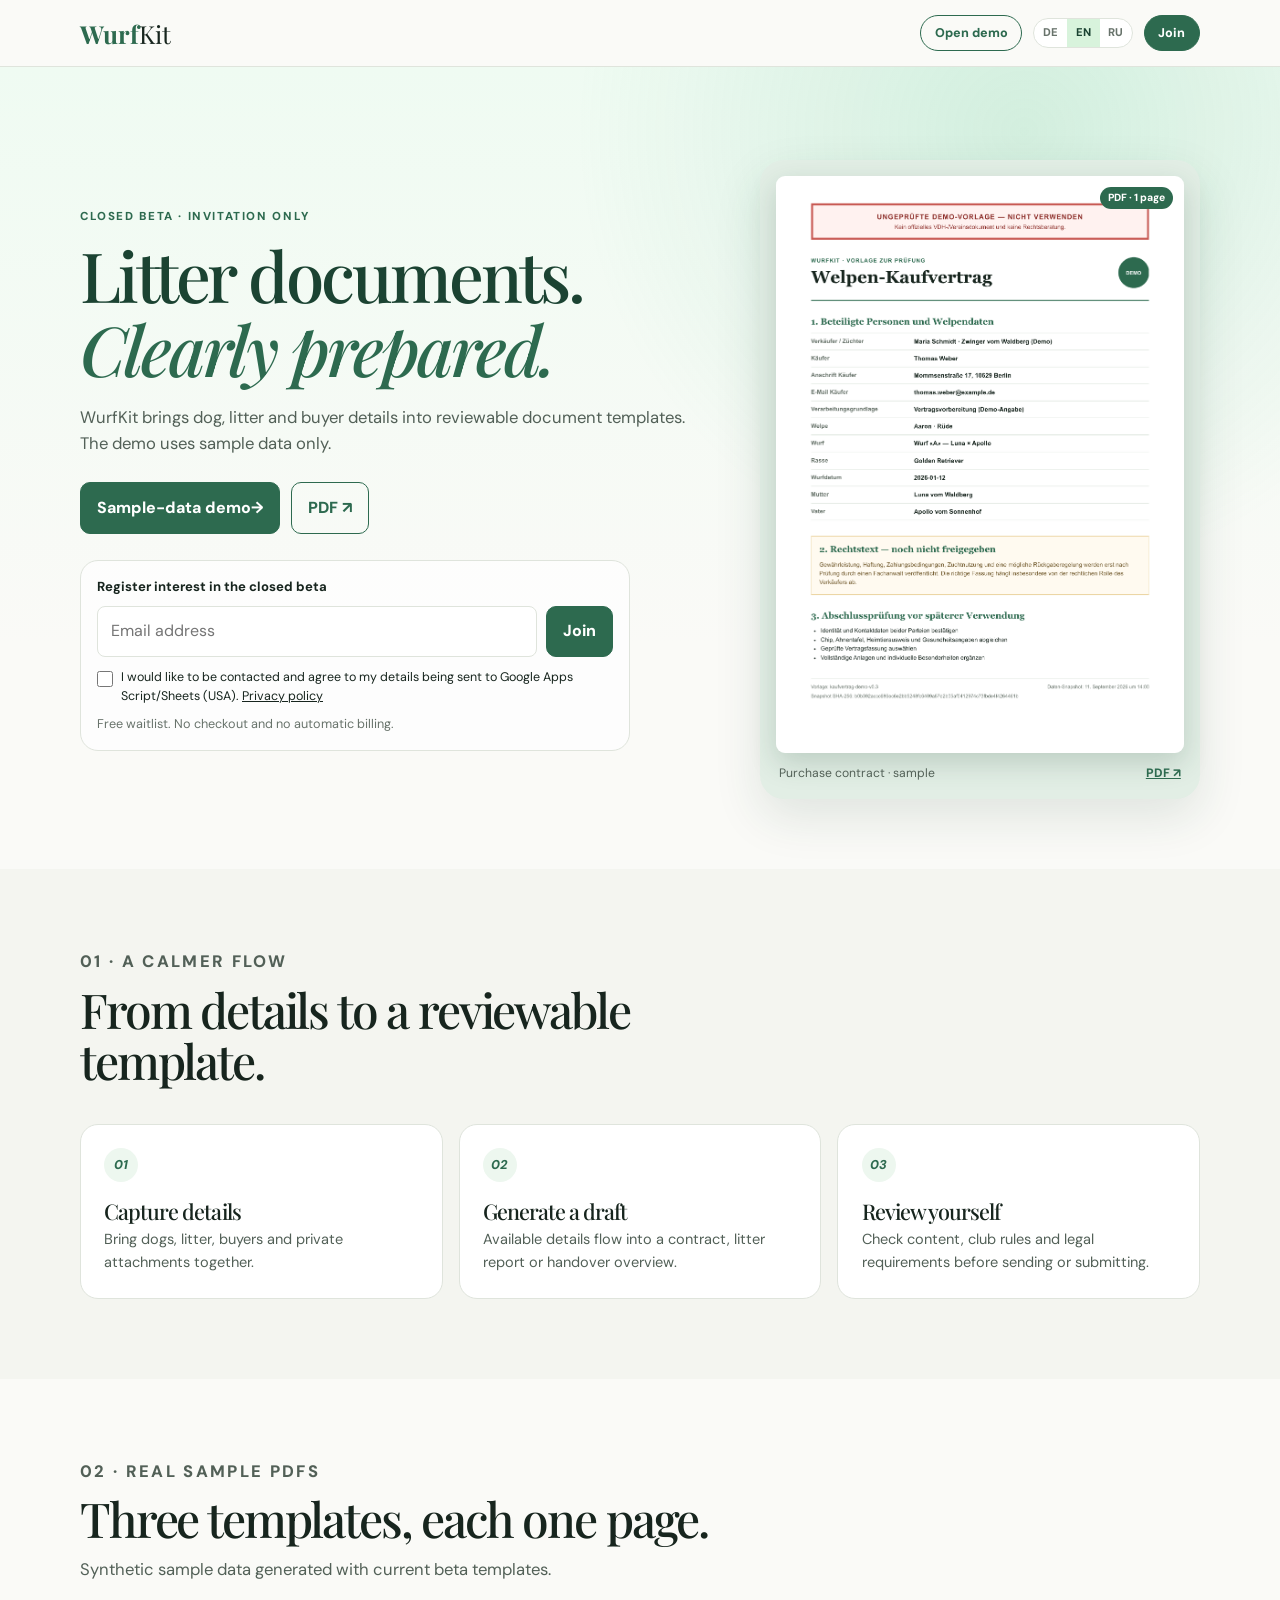
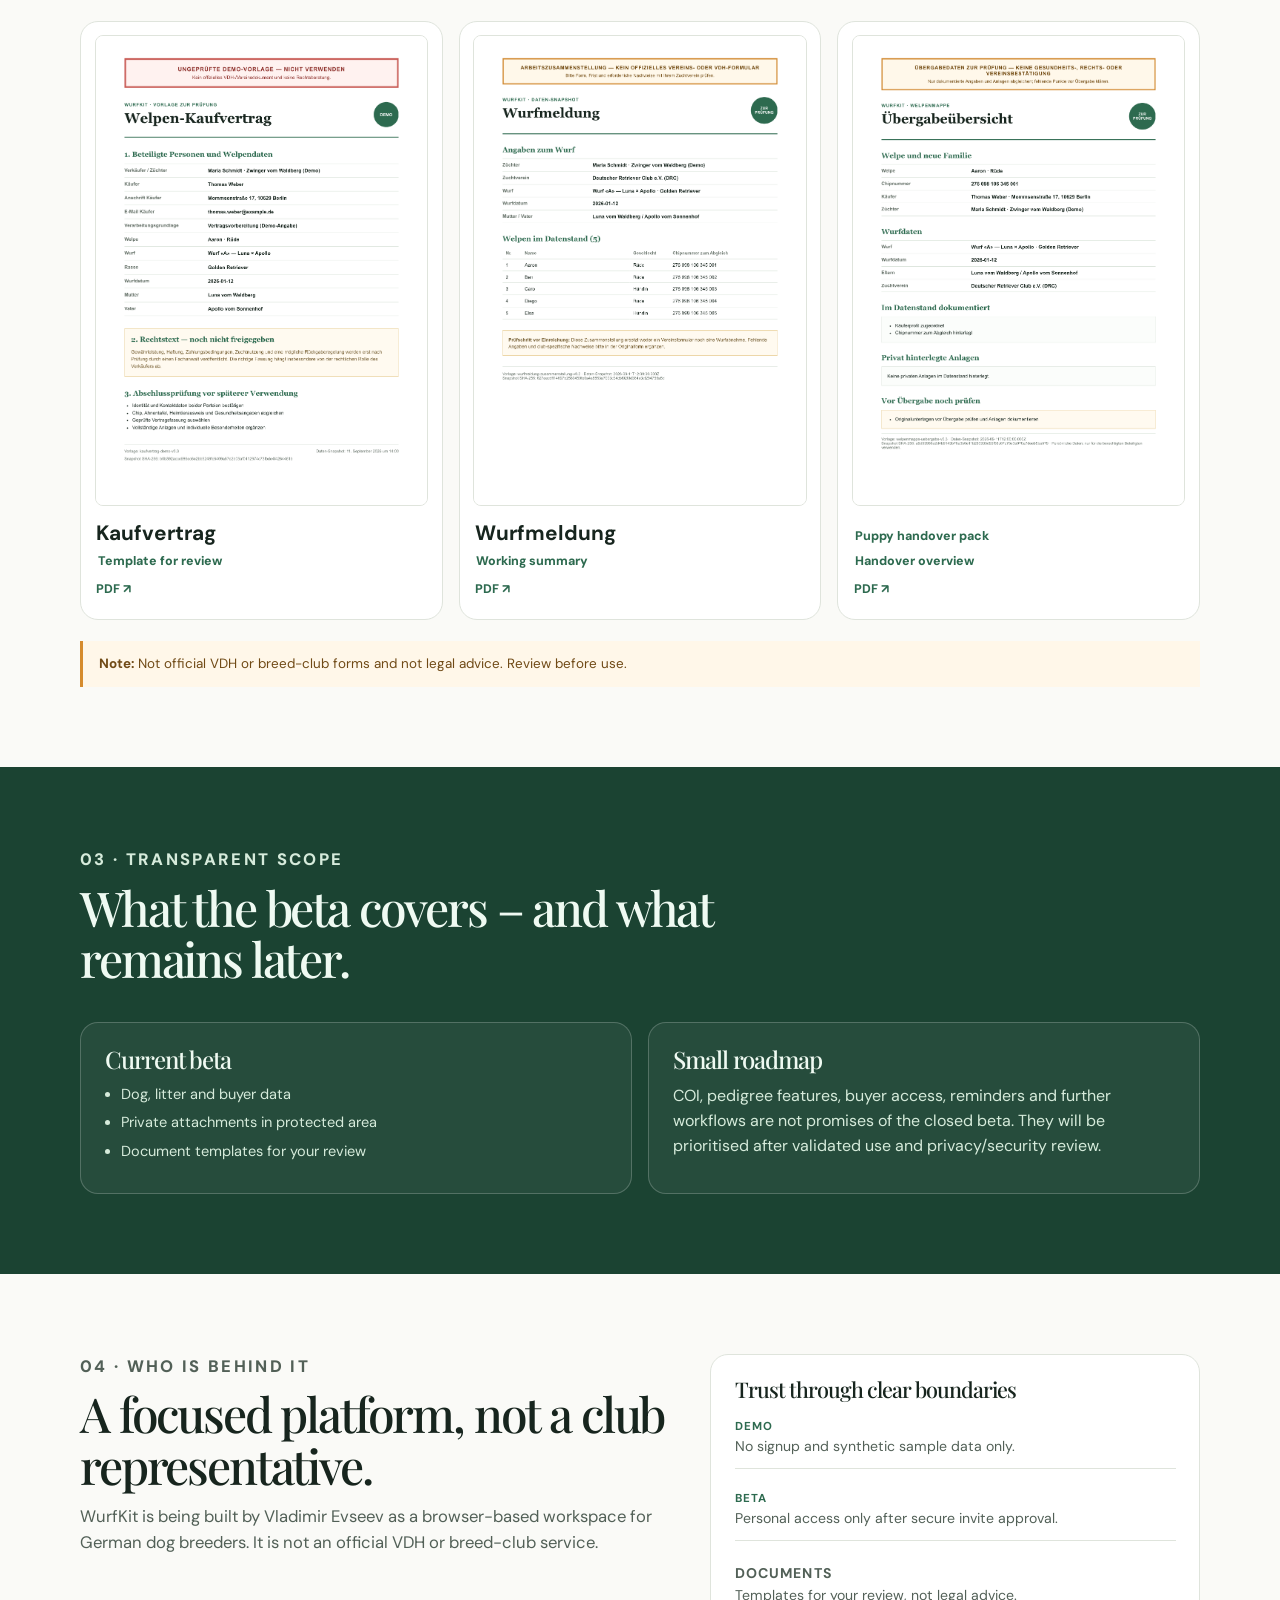
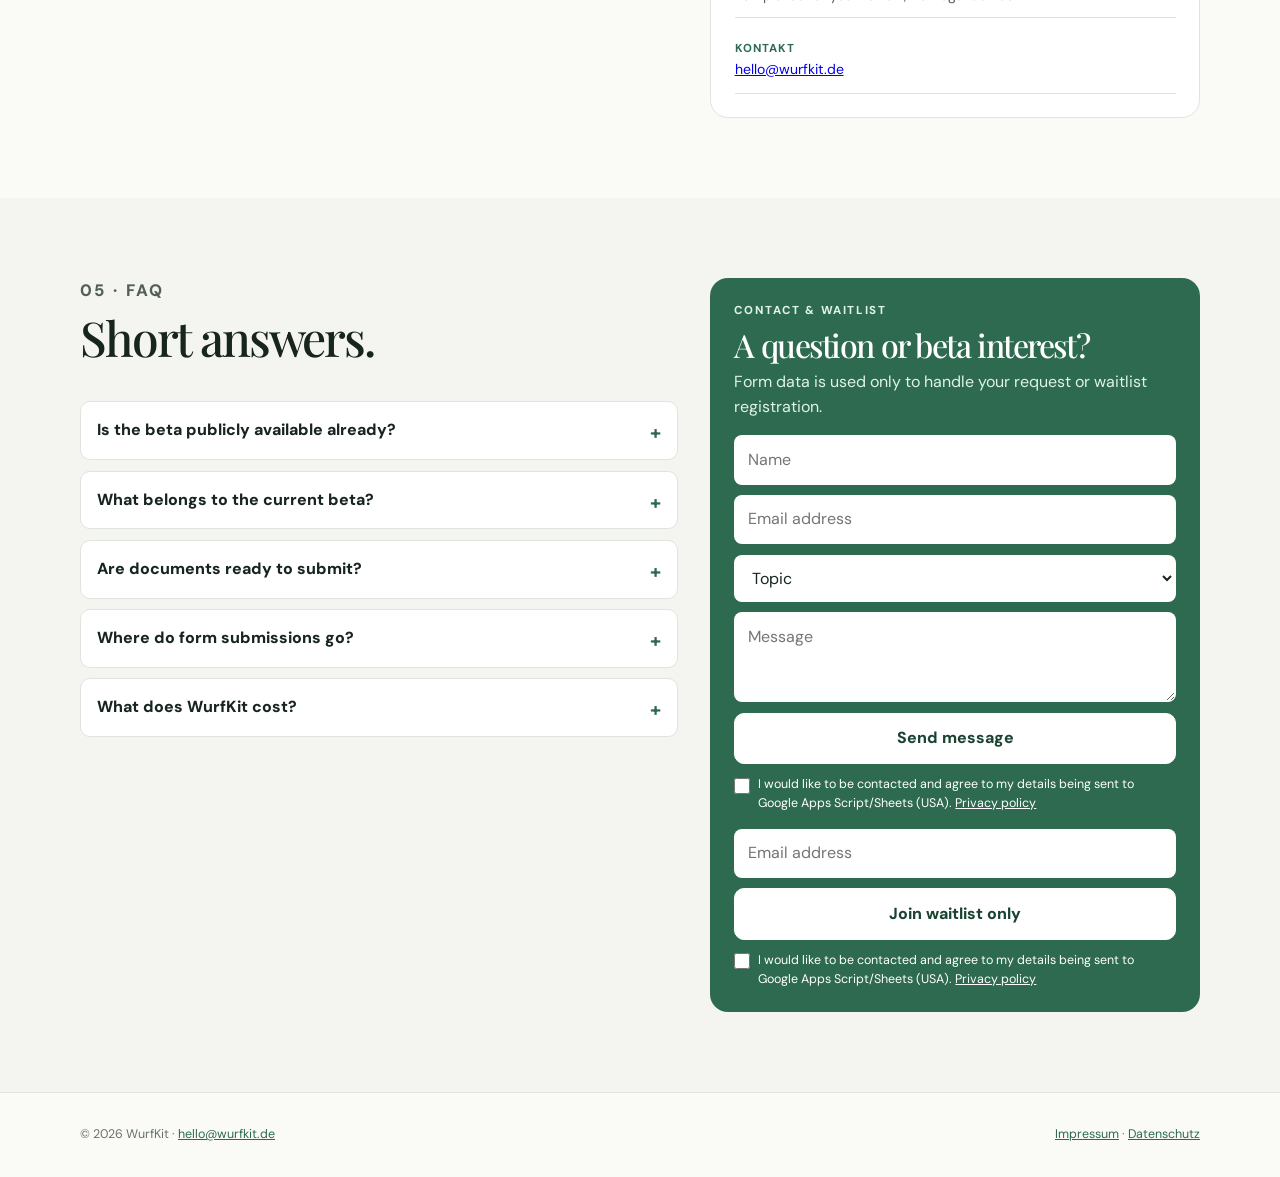
<file: index.html>
<!doctype html>
<html lang="de">
  <head>
    <meta charset="utf-8" />
    <meta name="viewport" content="width=device-width,initial-scale=1" />
    <meta
      http-equiv="Content-Security-Policy"
      content="default-src 'self';script-src 'self' 'unsafe-inline';style-src 'self' 'unsafe-inline';font-src 'self';img-src 'self' data:;connect-src 'self' https://script.google.com https://script.googleusercontent.com;object-src 'none';base-uri 'self';form-action 'self'"
    />
    <meta name="referrer" content="strict-origin-when-cross-origin" />
    <link rel="alternate" hreflang="de" href="https://wurfkit.de/" />
    <link rel="alternate" hreflang="en" href="https://wurfkit.de/" />
    <link rel="alternate" hreflang="ru" href="https://wurfkit.de/" />
    <link rel="alternate" hreflang="x-default" href="https://wurfkit.de/" />
    <title>WurfKit – Dokumentvorlagen für die geschlossene Beta</title>
    <meta
      name="description"
      content="Interaktive Demo, PDF-Beispiele und geschlossene Beta für VDH-Hundezüchter."
    />
    <link rel="canonical" href="https://wurfkit.de/" />
    <meta property="og:type" content="website" />
    <meta property="og:locale" content="de_DE" />
    <meta property="og:locale:alternate" content="en_US" />
    <meta property="og:locale:alternate" content="ru_RU" />
    <meta property="og:url" content="https://wurfkit.de/" />
    <meta
      property="og:title"
      content="WurfKit – Dokumentvorlagen für die geschlossene Beta"
    />
    <meta
      property="og:description"
      content="Interaktive Demo und einseitige PDF-Beispiele für VDH-Hundezüchter."
    />
    <meta property="og:image" content="https://wurfkit.de/assets/og.jpg" />
    <meta property="og:image:secure_url" content="https://wurfkit.de/assets/og.jpg" />
    <meta property="og:image:type" content="image/jpeg" />
    <meta property="og:image:width" content="1200" />
    <meta property="og:image:height" content="630" />
    <meta property="og:image:alt" content="WurfKit – Online-Plattform für VDH-Hundezüchter" />
    <meta name="twitter:card" content="summary_large_image" />
    <meta
      name="twitter:title"
      content="WurfKit – Dokumentvorlagen für die geschlossene Beta"
    />
    <meta
      name="twitter:description"
      content="Interaktive Demo und PDF-Beispiele für VDH-Hundezüchter."
    />
    <meta name="twitter:image" content="https://wurfkit.de/assets/og.jpg" />
    <meta name="theme-color" content="#FAFAF7" />
    <link rel="stylesheet" href="fonts/fonts.css" />
    <script type="application/ld+json">
      {
        "@context": "https://schema.org",
        "@type": "WebApplication",
        "name": "WurfKit",
        "applicationCategory": "BusinessApplication",
        "operatingSystem": "Web Browser",
        "description": "Interaktive Vorschau mit Beispieldaten für eine invite-only vorbereitete Plattform für VDH-Hundezüchter. Dokumente sind Vorlagen zur Prüfung.",
        "url": "https://wurfkit.de/",
        "inLanguage": ["de", "en", "ru"],
        "author": {
          "@type": "Organization",
          "name": "WurfKit",
          "email": "hello@wurfkit.de"
        }
      }
    </script>
    <style>
      :root {
        --a: #2d6a4f;
        --al: #52b788;
        --ad: #1b4332;
        --bg: #fafaf7;
        --s: #fff;
        --s2: #f4f5f0;
        --b: #dfe4dc;
        --t: #17251e;
        --t2: #526057;
        --t3: #68736b;
        --g: #edf7ef;
        --amber: #fff7e9;
        --r: 18px;
        --shadow: 0 18px 48px #1b43321e;
      }
      * {
        box-sizing: border-box;
        margin: 0;
      }
      html {
        scroll-behavior: smooth;
      }
      body {
        background: var(--bg);
        color: var(--t);
        font-family: "DM Sans", sans-serif;
        line-height: 1.55;
      }
      img {
        display: block;
        max-width: 100%;
        height: auto;
      }
      button,
      input,
      select,
      textarea {
        font: inherit;
      }
      a:focus-visible,
      button:focus-visible,
      input:focus-visible,
      select:focus-visible,
      textarea:focus-visible,
      summary:focus-visible {
        outline: 3px solid var(--al);
        outline-offset: 3px;
      }
      .wrap {
        width: min(1120px, calc(100% - 3rem));
        margin: auto;
      }
      .de,
      .en,
      .ru,
      .di,
      .ei,
      .ri {
        display: none;
      }
      body.l-de .de,
      body.l-en .en,
      body.l-ru .ru {
        display: block;
      }
      body.l-de .di,
      body.l-en .ei,
      body.l-ru .ri {
        display: inline;
      }
      .ey {
        color: var(--a);
        font-size: 0.72rem;
        font-weight: 800;
        letter-spacing: 0.14em;
        text-transform: uppercase;
      }
      .skip {
        position: absolute;
        top: -5rem;
        left: 1rem;
        background: var(--ad);
        color: #fff;
        padding: 0.6rem;
        z-index: 500;
      }
      .skip:focus {
        top: 1rem;
      }
      nav {
        position: sticky;
        top: 0;
        z-index: 100;
        background: #fafaf7ed;
        border-bottom: 1px solid var(--b);
        backdrop-filter: blur(16px);
      }
      .nav {
        height: 66px;
        display: flex;
        justify-content: space-between;
        align-items: center;
        gap: 1rem;
      }
      .logo {
        font:
          1.55rem "Playfair Display",
          Georgia,
          serif;
        text-decoration: none;
        color: var(--t);
      }
      .logo b {
        color: var(--a);
      }
      .right,
      .langs {
        display: flex;
        align-items: center;
        gap: 0.65rem;
      }
      .langs {
        gap: 0;
        border: 1px solid var(--b);
        border-radius: 99px;
        overflow: hidden;
        background: #fff;
      }
      .lang {
        border: 0;
        background: transparent;
        color: var(--t3);
        padding: 0.35rem 0.56rem;
        font-size: 0.7rem;
        font-weight: 800;
        cursor: pointer;
      }
      .lang.active {
        background: #d8f3dc;
        color: var(--ad);
      }
      .pill,
      .button {
        display: inline-flex;
        justify-content: center;
        align-items: center;
        border: 1px solid var(--a);
        border-radius: 10px;
        padding: 0.77rem 1rem;
        background: var(--a);
        color: #fff;
        text-decoration: none;
        font-weight: 800;
        cursor: pointer;
      }
      .pill {
        border-radius: 99px;
        padding: 0.46rem 0.85rem;
        font-size: 0.79rem;
      }
      .pill.alt,
      .button.alt {
        background: transparent;
        color: var(--a);
      }
      .button:hover,
      .pill:hover {
        background: var(--ad);
        color: #fff;
      }
      .button.alt:hover,
      .pill.alt:hover {
        background: var(--g);
        color: var(--a);
      }
      section {
        padding: 5rem 0;
      }
      .hero {
        padding: 5.8rem 0 4.4rem;
        background:
          radial-gradient(circle at 80% 8%, #52b78830, transparent 28rem),
          linear-gradient(#effbf2, var(--bg) 72%);
      }
      .hero-grid {
        display: grid;
        grid-template-columns: 1.05fr 0.75fr;
        gap: 4rem;
        align-items: center;
      }
      h1,
      h2,
      h3 {
        font-family: "Playfair Display", Georgia, serif;
        font-weight: 500;
        letter-spacing: -0.045em;
        line-height: 1.07;
      }
      h1 {
        font-size: clamp(3rem, 5.4vw, 5rem);
        margin: 0.8rem 0 1.2rem;
        color: var(--ad);
      }
      h1 em {
        color: var(--a);
      }
      h2 {
        font-size: clamp(2.1rem, 4vw, 3rem);
        margin: 0.55rem 0 0.8rem;
      }
      .lead,
      .head p {
        color: var(--t2);
        font-size: 1.04rem;
      }
      .actions {
        display: flex;
        flex-wrap: wrap;
        gap: 0.7rem;
        margin: 1.6rem 0;
      }
      .wait {
        max-width: 550px;
        padding: 1rem;
        border: 1px solid var(--b);
        border-radius: var(--r);
        background: #ffffffbd;
      }
      .wait strong {
        display: block;
        font-size: 0.82rem;
        margin-bottom: 0.55rem;
      }
      .inline {
        display: flex;
        flex-wrap: wrap;
        gap: 0.55rem;
      }
      .inline input {
        min-width: 0;
        flex: 1;
        border: 1px solid var(--b);
        border-radius: 8px;
        padding: 0.7rem 0.8rem;
      }
      .status,
      .micro {
        font-size: 0.79rem;
        color: var(--t3);
        margin-top: 0.55rem;
      }
      .form-status.is-error {
        color: #972f2f;
      }
      .inline .form-status { flex-basis: 100%; }
      .form-status { overflow-wrap: anywhere; }
      .contact .form-status.is-error { color: #fff; background: #7b2626; padding: .75rem; border-radius: 8px; }
      button:disabled { opacity: .65; cursor: wait; }
      .consent { display: flex; align-items: flex-start; gap: .5rem; margin-top: .7rem; font-size: .78rem; line-height: 1.5; }
      .consent input { flex: 0 0 1rem; width: 1rem; height: 1rem; margin-top: .15rem; accent-color: #2d6a4f; }
      .consent a { color: inherit; text-decoration: underline; }
      body.l-de :is(.en,.ru,.ei,.ri), body.l-en :is(.de,.ru,.di,.ri), body.l-ru :is(.de,.en,.di,.ei) { display: none !important; }
      body.l-en .sample:before { content: 'PDF · 1 page'; }
      body.l-ru .sample:before { content: 'PDF · 1 страница'; }
      .sample {
        position: relative;
        padding: 1rem;
        background: #e2eee5;
        border-radius: 24px;
        box-shadow: var(--shadow);
      }
      .sample:before {
        content: "PDF · 1 Seite";
        position: absolute;
        right: 1.7rem;
        top: 1.7rem;
        z-index: 1;
        background: var(--a);
        color: #fff;
        padding: 0.2rem 0.5rem;
        border-radius: 99px;
        font-size: 0.65rem;
        font-weight: 800;
      }
      .sample img {
        border-radius: 9px;
        box-shadow: 0 10px 28px #1b433230;
      }
      .sample figcaption {
        display: flex;
        justify-content: space-between;
        gap: 0.8rem;
        padding: 0.7rem 0.2rem 0;
        font-size: 0.76rem;
        color: var(--t2);
      }
      .sample a,
      .pdf-card span {
        color: var(--a);
        font-weight: 800;
      }
      .flow,
      .support {
        background: var(--s2);
      }
      .head {
        max-width: 700px;
        margin-bottom: 2.35rem;
      }
      .cards,
      .docs,
      .scope-grid,
      .trust,
      .support-grid {
        display: grid;
        gap: 1rem;
      }
      .cards,
      .docs {
        grid-template-columns: repeat(3, 1fr);
      }
      .card,
      .pdf-card,
      .trust-card {
        background: #fff;
        border: 1px solid var(--b);
        border-radius: var(--r);
        padding: 1.45rem;
      }
      .num {
        display: grid;
        place-items: center;
        width: 34px;
        height: 34px;
        border-radius: 50%;
        background: var(--g);
        color: var(--a);
        font-size: 0.8rem;
        font-weight: 800;
        margin-bottom: 1.1rem;
      }
      .card h3,
      .trust-card h3 {
        font-size: 1.35rem;
        margin-bottom: 0.4rem;
      }
      .card p,
      .trust-card p {
        font-size: 0.91rem;
        color: var(--t2);
      }
      .pdf-card {
        display: block;
        padding: 0.85rem;
        text-decoration: none;
        color: var(--t);
        transition: 0.2s;
      }
      .pdf-card:hover {
        transform: translateY(-4px);
        border-color: var(--al);
        box-shadow: var(--shadow);
      }
      .pdf-card img {
        border: 1px solid var(--b);
        border-radius: 8px;
      }
      .pdf-card strong {
        display: block;
        font-size: 1.3rem;
        margin: 0.7rem 0.1rem 0.1rem;
      }
      .pdf-card small {
        display: block;
        color: var(--t3);
        margin: 0.1rem;
      }
      .pdf-card span {
        display: inline-block;
        font-size: 0.78rem;
        margin: 0.4rem 0.1rem;
      }
      body.l-de .pdf-card .en,
      body.l-de .pdf-card .ru,
      body.l-en .pdf-card .de,
      body.l-en .pdf-card .ru,
      body.l-ru .pdf-card .de,
      body.l-ru .pdf-card .en { display: none !important; }
      body.l-de .pdf-card .de,
      body.l-en .pdf-card .en,
      body.l-ru .pdf-card .ru { display: block !important; }
      body.l-de .pdf-card .di,
      body.l-en .pdf-card .ei,
      body.l-ru .pdf-card .ri { display: inline !important; }
      .notice {
        margin-top: 1.3rem;
        border-left: 3px solid #d58b2d;
        background: var(--amber);
        padding: 0.8rem 1rem;
        color: #704a16;
        font-size: 0.84rem;
      }
      .scope {
        background: var(--ad);
        color: #effaf2;
      }
      .scope .ey {
        color: #8ee1b2;
      }
      .scope .head p,
      .scope-card p,
      .scope-card li {
        color: #d6ebdb;
      }
      .scope-grid {
        grid-template-columns: 1fr 1fr;
      }
      .scope-card {
        padding: 1.5rem;
        border: 1px solid #ffffff35;
        border-radius: var(--r);
        background: #ffffff0d;
      }
      .scope-card h3 {
        font-size: 1.5rem;
        margin-bottom: 0.7rem;
      }
      .scope-card ul {
        padding-left: 1rem;
      }
      .scope-card li {
        margin: 0.35rem 0;
        font-size: 0.91rem;
      }
      .trust {
        grid-template-columns: 1.1fr 0.9fr;
        align-items: start;
        gap: 2rem;
      }
      .facts {
        display: grid;
        gap: 0.7rem;
      }
      .fact {
        padding: 0.65rem 0;
        border-bottom: 1px solid var(--b);
      }
      .fact b {
        display: block;
        color: var(--a);
        font-size: 0.72rem;
        letter-spacing: 0.1em;
        text-transform: uppercase;
      }
      .fact span {
        font-size: 0.88rem;
        color: var(--t2);
      }
      .support-grid {
        grid-template-columns: 1.1fr 0.9fr;
        gap: 2rem;
      }
      .faqlist {
        display: grid;
        gap: 0.65rem;
      }
      .faqlist details {
        background: #fff;
        border: 1px solid var(--b);
        border-radius: 10px;
        padding: 0 1rem;
      }
      .faqlist summary {
        padding: 1rem 1.4rem 1rem 0;
        cursor: pointer;
        font-weight: 800;
        list-style: none;
        position: relative;
      }
      .faqlist summary:after {
        content: "+";
        right: 0;
        position: absolute;
        color: var(--a);
        font-size: 1.2rem;
      }
      .faqlist details[open] summary:after {
        content: "–";
      }
      .answer {
        padding: 0 0 1rem;
        color: var(--t2);
        font-size: 0.9rem;
      }
      .contact {
        background: var(--a);
        color: #fff;
        padding: 1.5rem;
        border-radius: var(--r);
      }
      .contact .ey,
      .contact p {
        color: #dff4e5;
      }
      .contact h2 {
        font-size: 2rem;
        margin: 0.5rem 0;
      }
      .form {
        display: grid;
        gap: 0.65rem;
        margin-top: 1rem;
      }
      .form input,
      .form select,
      .form textarea {
        border: 1px solid #ffffff55;
        border-radius: 8px;
        padding: 0.7rem 0.8rem;
        background: #fff;
        color: var(--t);
      }
      .form textarea {
        min-height: 90px;
        resize: vertical;
      }
      .form .button {
        background: #fff;
        color: var(--ad);
        border-color: #fff;
      }
      .form .button:hover {
        background: #d8f3dc;
      }
      footer {
        border-top: 1px solid var(--b);
        padding: 2rem 0;
        color: var(--t3);
        font-size: 0.78rem;
      }
      footer .wrap {
        display: flex;
        justify-content: space-between;
        gap: 1rem;
        flex-wrap: wrap;
      }
      footer a {
        color: var(--a);
      }
      .modal {
        display: none;
        position: fixed;
        inset: 0;
        z-index: 200;
        padding: 1rem;
        background: #0e231999;
        align-items: center;
        justify-content: center;
      }
      .modal.open {
        display: flex;
      }
      .dialog {
        position: relative;
        width: min(660px, 100%);
        max-height: 86vh;
        overflow: auto;
        background: #fff;
        border-radius: 18px;
        padding: 2rem;
        box-shadow: 0 20px 80px #0005;
      }
      .close {
        position: absolute;
        right: 1rem;
        top: 1rem;
        width: 34px;
        height: 34px;
        border: 1px solid var(--b);
        border-radius: 50%;
        background: #fff;
        cursor: pointer;
      }
      .dialog h2 {
        font-size: 2rem;
        margin-bottom: 0.8rem;
      }
      .dialog p {
        margin: 0.8rem 0;
        color: var(--t2);
        font-size: 0.9rem;
      }
      @media (max-width: 800px) {
        .wrap {
          width: min(100% - 2rem, 1120px);
        }
        .nav {
          height: 60px;
        }
        .right .pill.alt {
          display: none;
        }
        .hero {
          padding: 3.5rem 0;
        }
        .hero-grid,
        .trust,
        .support-grid,
        .scope-grid,
        .cards,
        .docs {
          grid-template-columns: 1fr;
          gap: 1.2rem;
        }
        .inline {
          flex-direction: column;
        }
        .inline .button {
          width: 100%;
        }
        .pdf-card {
          display: grid;
          grid-template-columns: 90px 1fr;
          column-gap: 0.8rem;
          align-items: center;
        }
        .pdf-card img {
          grid-row: 1/5;
        }
        .pdf-card strong,
        .pdf-card small,
        .pdf-card span {
          margin: 0;
        }
        .sample {
          max-width: 500px;
          margin: auto;
        }
        section {
          padding: 3.5rem 0;
        }
      }
      @media (prefers-reduced-motion: reduce) {
        * {
          scroll-behavior: auto !important;
          transition: none !important;
        }
      }
    </style>
  </head>
  <body class="l-de">
    <a class="skip" href="#main">Skip to content</a>
    <div id="site-content">
      <nav>
        <div class="wrap nav">
          <a class="logo" href="./" aria-label="WurfKit"><b>Wurf</b>Kit</a>
          <div class="right">
            <a class="pill alt" href="demo.html"
              ><span class="di">Demo öffnen</span
              ><span class="ei">Open demo</span
              ><span class="ri">Открыть демо</span></a
            >
            <div class="langs" role="group" aria-label="Language">
              <button
                class="lang active"
                id="btn-de"
                type="button"
                onclick="setLang('de')"
                aria-pressed="true"
              >
                DE</button
              ><button
                class="lang"
                id="btn-en"
                type="button"
                onclick="setLang('en')"
                aria-pressed="false"
              >
                EN</button
              ><button
                class="lang"
                id="btn-ru"
                type="button"
                onclick="setLang('ru')"
                aria-pressed="false"
              >
                RU
              </button>
            </div>
            <a class="pill" href="#signup"
              ><span class="di">Vormerken</span><span class="ei">Join</span
              ><span class="ri">В список</span></a
            >
          </div>
        </div>
      </nav>
      <main id="main">
        <section class="hero">
          <div class="wrap hero-grid">
            <div>
              <p class="ey">
                <span class="di">Geschlossene Beta · nur per Einladung</span
                ><span class="ei">Closed beta · invitation only</span
                ><span class="ri">Закрытая бета · по приглашению</span>
              </p>
              <h1 class="de">
                Dokumente für Ihren Wurf. <em>Klar vorbereitet.</em>
              </h1>
              <h1 class="en">Litter documents. <em>Clearly prepared.</em></h1>
              <h1 class="ru">Документы помёта. <em>Всё по порядку.</em></h1>
              <p class="lead de">
                WurfKit bündelt Angaben zu Hunden, Würfen und Käufern zu
                prüfbaren Dokumentvorlagen. Die Demo nutzt ausschließlich
                Beispieldaten.
              </p>
              <p class="lead en">
                WurfKit brings dog, litter and buyer details into reviewable
                document templates. The demo uses sample data only.
              </p>
              <p class="lead ru">
                WurfKit объединяет данные собак, помётов и покупателей в шаблоны
                документов для проверки. В демо только примеры данных.
              </p>
              <div class="actions">
                <a class="button" href="demo.html"
                  ><span class="di">Demo mit Beispieldaten</span
                  ><span class="ei">Sample-data demo</span
                  ><span class="ri">Демо с примерами</span> →</a
                ><a
                  class="button alt"
                  href="samples/kaufvertrag-aaron.pdf"
                  target="_blank"
                  rel="noopener"
                  >PDF ↗</a
                >
              </div>
              <div class="wait">
                <strong
                  ><span class="di"
                    >Interesse an der geschlossenen Beta vormerken</span
                  ><span class="ei">Register interest in the closed beta</span
                  ><span class="ri"
                    >Записаться в список ожидания</span
                  ></strong
                >
                <form class="inline" id="signup" name="waitlist">
                  <input
                    type="hidden"
                    name="form-name"
                    value="waitlist"
                  /><input
                    name="email"
                    type="email"
                    required
                    autocomplete="email"
                    placeholder="E-Mail"
                    aria-label="E-Mail-Adresse für Warteliste"
                  /><button class="button" type="submit">
                    <span class="di">Vormerken</span><span class="ei">Join</span
                    ><span class="ri">Записаться</span>
                  </button>
                </form>
                <label class="consent"><input form="signup" type="checkbox" name="privacy-consent" value="yes" required /> <span class="de">Ich möchte kontaktiert werden und stimme der Übermittlung meiner Angaben an Google Apps Script/Sheets (USA) zu. <a href="#datenschutz" onclick="event.preventDefault();openModal('datenschutz')">Datenschutzerklärung</a></span><span class="en">I would like to be contacted and agree to my details being sent to Google Apps Script/Sheets (USA). <a href="#datenschutz" onclick="event.preventDefault();openModal('datenschutz')">Privacy policy</a></span><span class="ru">Я хочу получить ответ и согласен(на) с передачей моих данных в Google Apps Script/Sheets (США). <a href="#datenschutz" onclick="event.preventDefault();openModal('datenschutz')">Политика конфиденциальности</a></span></label>
                <p class="micro de">
                  Kostenfreie Vormerkung. Kein Checkout und keine automatische
                  Abbuchung.
                </p>
                <p class="micro en">
                  Free waitlist. No checkout and no automatic billing.
                </p>
                <p class="micro ru">
                  Бесплатная запись. Без checkout и автоматических списаний.
                </p>
              </div>
            </div>
            <figure class="sample">
              <img
                src="samples/kaufvertrag-aaron-1.png"
                alt="Beispiel eines WurfKit Kaufvertrags als einseitiges PDF"
              />
              <figcaption>
                <span class="di">Kaufvertrag · Beispielvorlage</span
                ><span class="ei">Purchase contract · sample</span
                ><span class="ri">Договор · пример</span
                ><a
                  href="samples/kaufvertrag-aaron.pdf"
                  target="_blank"
                  rel="noopener"
                  >PDF ↗</a
                >
              </figcaption>
            </figure>
          </div>
        </section>
        <section class="flow">
          <div class="wrap">
            <header class="head">
              <p class="ey">
                01 · <span class="di">Ein ruhiger Ablauf</span
                ><span class="ei">A calmer flow</span
                ><span class="ri">Спокойный процесс</span>
              </p>
              <h2 class="de">Von den Angaben zur prüfbaren Vorlage.</h2>
              <h2 class="en">From details to a reviewable template.</h2>
              <h2 class="ru">От данных к шаблону для проверки.</h2>
            </header>
            <div class="cards">
              <article class="card">
                <i class="num">01</i>
                <h3>
                  <span class="di">Daten erfassen</span
                  ><span class="ei">Capture details</span
                  ><span class="ri">Внести данные</span>
                </h3>
                <p class="de">
                  Hunde, Wurf, Käufer und private Anlagen im Arbeitsbereich
                  zusammenführen.
                </p>
                <p class="en">
                  Bring dogs, litter, buyers and private attachments together.
                </p>
                <p class="ru">
                  Собрать собак, помёт, покупателей и приватные вложения.
                </p>
              </article>
              <article class="card">
                <i class="num">02</i>
                <h3>
                  <span class="di">Vorlage erzeugen</span
                  ><span class="ei">Generate a draft</span
                  ><span class="ri">Создать шаблон</span>
                </h3>
                <p class="de">
                  Vorhandene Angaben fließen in Kaufvertrag, Wurfmeldung oder
                  Übergabeübersicht.
                </p>
                <p class="en">
                  Available details flow into a contract, litter report or
                  handover overview.
                </p>
                <p class="ru">
                  Данные переносятся в договор, Wurfmeldung или обзор передачи.
                </p>
              </article>
              <article class="card">
                <i class="num">03</i>
                <h3>
                  <span class="di">Selbst prüfen</span
                  ><span class="ei">Review yourself</span
                  ><span class="ri">Проверить самостоятельно</span>
                </h3>
                <p class="de">
                  Inhalt, Verein und rechtliche Anforderungen vor Versand oder
                  Einreichung abgleichen.
                </p>
                <p class="en">
                  Check content, club rules and legal requirements before
                  sending or submitting.
                </p>
                <p class="ru">
                  Сверить содержание, правила клуба и право перед отправкой или
                  подачей.
                </p>
              </article>
            </div>
          </div>
        </section>
        <section>
          <div class="wrap">
            <header class="head">
              <p class="ey">
                02 · <span class="di">Echte Beispiel-PDFs</span
                ><span class="ei">Real sample PDFs</span
                ><span class="ri">Реальные примеры PDF</span>
              </p>
              <h2 class="de">Drei Vorlagen, jede auf einer Seite.</h2>
              <h2 class="en">Three templates, each one page.</h2>
              <h2 class="ru">Три шаблона, каждый на одной странице.</h2>
              <p class="de">
                Synthetische Beispieldaten, erzeugt mit den aktuellen
                Beta-Templates.
              </p>
              <p class="en">
                Synthetic sample data generated with current beta templates.
              </p>
              <p class="ru">
                Синтетические данные, созданные текущими beta-шаблонами.
              </p>
            </header>
            <div class="docs">
              <a
                class="pdf-card"
                href="samples/kaufvertrag-aaron.pdf"
                target="_blank"
                rel="noopener"
                ><img
                  src="samples/kaufvertrag-aaron-1.png"
                  alt="Vorschau Kaufvertrag"
                /><strong>Kaufvertrag</strong
                ><small
                  ><span class="di">Vorlage zur eigenen Prüfung</span
                  ><span class="ei">Template for review</span
                  ><span class="ri">Шаблон для проверки</span></small
                ><span>PDF ↗</span></a
              ><a
                class="pdf-card"
                href="samples/wurfmeldung-w1.pdf"
                target="_blank"
                rel="noopener"
                ><img
                  src="samples/wurfmeldung-w1-1.png"
                  alt="Vorschau Wurfmeldung"
                /><strong>Wurfmeldung</strong
                ><small
                  ><span class="di">Arbeitszusammenstellung</span
                  ><span class="ei">Working summary</span
                  ><span class="ri">Рабочая сводка</span></small
                ><span>PDF ↗</span></a
              ><a
                class="pdf-card"
                href="samples/welpenpaket-aaron.pdf"
                target="_blank"
                rel="noopener"
                ><img
                  src="samples/welpenpaket-aaron-1.png"
                  alt="Vorschau Welpenmappe"
                /><strong
                  ><span class="di">Welpenmappe</span
                  ><span class="ei">Puppy handover pack</span
                  ><span class="ri">Папка щенка</span></strong
                ><small
                  ><span class="di">Übergabeübersicht</span
                  ><span class="ei">Handover overview</span
                  ><span class="ru">Обзор передачи</span></small
                ><span>PDF ↗</span></a
              >
            </div>
            <p class="notice de">
              <b>Hinweis:</b> Keine offiziellen VDH- oder Vereinsformulare und
              keine Rechtsberatung. Vor Verwendung selbst prüfen.
            </p>
            <p class="notice en">
              <b>Note:</b> Not official VDH or breed-club forms and not legal
              advice. Review before use.
            </p>
            <p class="notice ru">
              <b>Важно:</b> Не официальные бланки VDH или клуба и не юридическая
              консультация. Проверяйте перед использованием.
            </p>
          </div>
        </section>
        <section class="scope">
          <div class="wrap">
            <header class="head">
              <p class="ey">
                03 · <span class="di">Transparenter Umfang</span
                ><span class="ei">Transparent scope</span
                ><span class="ri">Прозрачный объём</span>
              </p>
              <h2 class="de">Was die Beta abdeckt – und was später bleibt.</h2>
              <h2 class="en">What the beta covers – and what remains later.</h2>
              <h2 class="ru">Что включает бета и что остаётся на потом.</h2>
            </header>
            <div class="scope-grid">
              <article class="scope-card">
                <h3>
                  <span class="di">Aktuelle Beta</span
                  ><span class="ei">Current beta</span
                  ><span class="ri">Текущая бета</span>
                </h3>
                <ul>
                  <li>
                    <span class="di">Hunde-, Wurf- und Käuferdaten</span
                    ><span class="ei">Dog, litter and buyer data</span
                    ><span class="ri">Данные собак, помётов и покупателей</span>
                  </li>
                  <li>
                    <span class="di"
                      >Private Anlagen im geschützten Bereich</span
                    ><span class="ei"
                      >Private attachments in protected area</span
                    ><span class="ri"
                      >Приватные вложения в защищённом разделе</span
                    >
                  </li>
                  <li>
                    <span class="di">Dokumentvorlagen zur eigenen Prüfung</span
                    ><span class="ei">Document templates for your review</span
                    ><span class="ri">Шаблоны документов для проверки</span>
                  </li>
                </ul>
              </article>
              <article class="scope-card">
                <h3>
                  <span class="di">Kleine Roadmap</span
                  ><span class="ei">Small roadmap</span
                  ><span class="ri">Небольшая дорожная карта</span>
                </h3>
                <p class="de">
                  COI, Pedigree-Funktionen, Käuferzugänge, Erinnerungen und
                  weitere Workflows sind keine Zusage der geschlossenen Beta.
                  Sie werden erst nach validierter Nutzung sowie Datenschutz-
                  und Sicherheitsprüfung priorisiert.
                </p>
                <p class="en">
                  COI, pedigree features, buyer access, reminders and further
                  workflows are not promises of the closed beta. They will be
                  prioritised after validated use and privacy/security review.
                </p>
                <p class="ru">
                  COI, работа с родословными, доступ покупателей, напоминания и
                  другие сценарии не обещаны в закрытой бете. Их приоритет
                  зависит от проверки спроса, приватности и безопасности.
                </p>
              </article>
            </div>
          </div>
        </section>
        <section>
          <div class="wrap trust">
            <header class="head">
              <p class="ey">
                04 · <span class="di">Wer dahintersteht</span
                ><span class="ei">Who is behind it</span
                ><span class="ri">Кто за этим стоит</span>
              </p>
              <h2 class="de">
                Eine fokussierte Plattform, keine Vereinsvertretung.
              </h2>
              <h2 class="en">A focused platform, not a club representative.</h2>
              <h2 class="ru">Фокусная платформа, не представитель клуба.</h2>
              <p class="de">
                WurfKit entsteht als browserbasierter Arbeitsbereich für
                deutsche Hundezüchter von Vladimir Evseev. Es ist kein offizieller Dienst des VDH
                oder eines Zuchtvereins.
              </p>
              <p class="en">
                WurfKit is being built by Vladimir Evseev as a browser-based workspace for German
                dog breeders. It is not an official VDH or breed-club service.
              </p>
              <p class="ru">
                WurfKit создаётся Владимиром Евсеевым как браузерное пространство для заводчиков в
                Германии. Это не официальный сервис VDH или клуба.
              </p>
            </header>
            <article class="trust-card">
              <h3>
                <span class="di">Vertrauen durch klare Grenzen</span
                ><span class="ei">Trust through clear boundaries</span
                ><span class="ru">Доверие через ясные границы</span>
              </h3>
              <div class="facts">
                <div class="fact">
                  <b>Demo</b
                  ><span class="de"
                    >Ohne Anmeldung und mit synthetischen Beispieldaten.</span
                  ><span class="en"
                    >No signup and synthetic sample data only.</span
                  ><span class="ru"
                    >Без регистрации и только с синтетическими данными.</span
                  >
                </div>
                <div class="fact">
                  <b>Beta</b
                  ><span class="de"
                    >Persönlicher Zugang erst nach sicherer
                    Invite-Freigabe.</span
                  ><span class="en"
                    >Personal access only after secure invite approval.</span
                  ><span class="ru"
                    >Личный доступ только после безопасного приглашения.</span
                  >
                </div>
                <div class="fact">
                  <b
                    ><span class="di">Dokumente</span
                    ><span class="ei">Documents</span
                    ><span class="ri">Документы</span></b
                  ><span class="de"
                    >Vorlagen zur eigenen Prüfung, keine Rechtsberatung.</span
                  ><span class="en"
                    >Templates for your review, not legal advice.</span
                  ><span class="ru"
                    >Шаблоны для проверки, не юридическая консультация.</span
                  >
                </div>
                <div class="fact">
                  <b>Kontakt</b
                  ><span
                    ><a href="mailto:hello@wurfkit.de"
                      >hello@wurfkit.de</a
                    ></span
                  >
                </div>
              </div>
            </article>
          </div>
        </section>
        <section class="support">
          <div class="wrap support-grid">
            <div>
              <header class="head">
                <p class="ey">05 · FAQ</p>
                <h2 class="de">Kurz beantwortet.</h2>
                <h2 class="en">Short answers.</h2>
                <h2 class="ru">Короткие ответы.</h2>
              </header>
              <div class="faqlist" id="faqlist"></div>
            </div>
            <aside class="contact">
              <p class="ey">
                <span class="di">Kontakt & Warteliste</span
                ><span class="ei">Contact & waitlist</span
                ><span class="ri">Контакт и список ожидания</span>
              </p>
              <h2 class="de">Frage oder Beta-Interesse?</h2>
              <h2 class="en">A question or beta interest?</h2>
              <h2 class="ru">Вопрос или интерес к бете?</h2>
              <p class="de">
                Formulardaten werden nur zur Bearbeitung Ihrer Anfrage oder
                Vormerkung verwendet.
              </p>
              <p class="en">
                Form data is used only to handle your request or waitlist
                registration.
              </p>
              <p class="ru">
                Данные формы используются только для обработки запроса или
                записи.
              </p>
              <form id="contact-form" name="contact" class="form">
                <input type="hidden" name="form-name" value="contact" /><input
                  name="name"
                  required
                  autocomplete="name"
                  placeholder="Name"
                  aria-label="Ihr Name"
                /><input
                  name="email"
                  type="email"
                  required
                  autocomplete="email"
                  placeholder="E-Mail"
                  aria-label="Ihre E-Mail-Adresse"
                /><select name="topic" required aria-label="Thema">
                  <option value="" selected disabled>Thema</option>
                  <option value="feedback">Feedback</option>
                  <option value="feature">Feature</option>
                  <option value="beta">Beta-Tester</option>
                  <option value="breeder">Züchter</option>
                  <option value="other">Sonstiges</option></select
                ><textarea
                  name="message"
                  required
                  maxlength="1500"
                  placeholder="Nachricht"
                  aria-label="Ihre Nachricht"
                ></textarea
                ><button class="button" type="submit">
                  <span class="di">Nachricht senden</span
                  ><span class="ei">Send message</span
                  ><span class="ri">Отправить сообщение</span>
                </button>
              </form>
              <label class="consent"><input form="contact-form" type="checkbox" name="privacy-consent" value="yes" required /> <span class="de">Ich möchte kontaktiert werden und stimme der Übermittlung meiner Angaben an Google Apps Script/Sheets (USA) zu. <a href="#datenschutz" onclick="event.preventDefault();openModal('datenschutz')">Datenschutzerklärung</a></span><span class="en">I would like to be contacted and agree to my details being sent to Google Apps Script/Sheets (USA). <a href="#datenschutz" onclick="event.preventDefault();openModal('datenschutz')">Privacy policy</a></span><span class="ru">Я хочу получить ответ и согласен(на) с передачей моих данных в Google Apps Script/Sheets (США). <a href="#datenschutz" onclick="event.preventDefault();openModal('datenschutz')">Политика конфиденциальности</a></span></label>
              <form id="waitlist-cta-form" name="waitlist-cta" class="form">
                <input
                  type="hidden"
                  name="form-name"
                  value="waitlist-cta"
                /><input
                  name="email"
                  type="email"
                  required
                  autocomplete="email"
                  placeholder="E-Mail"
                  aria-label="E-Mail-Adresse für Warteliste"
                /><button class="button" type="submit">
                  <span class="di">Nur vormerken</span
                  ><span class="ei">Join waitlist only</span
                  ><span class="ri">Только записаться</span>
                </button>
              </form>
              <label class="consent"><input form="waitlist-cta-form" type="checkbox" name="privacy-consent" value="yes" required /> <span class="de">Ich möchte kontaktiert werden und stimme der Übermittlung meiner Angaben an Google Apps Script/Sheets (USA) zu. <a href="#datenschutz" onclick="event.preventDefault();openModal('datenschutz')">Datenschutzerklärung</a></span><span class="en">I would like to be contacted and agree to my details being sent to Google Apps Script/Sheets (USA). <a href="#datenschutz" onclick="event.preventDefault();openModal('datenschutz')">Privacy policy</a></span><span class="ru">Я хочу получить ответ и согласен(на) с передачей моих данных в Google Apps Script/Sheets (США). <a href="#datenschutz" onclick="event.preventDefault();openModal('datenschutz')">Политика конфиденциальности</a></span></label>
            </aside>
          </div>
        </section>
      </main>
      <footer>
        <div class="wrap">
          <span
            >© 2026 WurfKit ·
            <a href="mailto:hello@wurfkit.de">hello@wurfkit.de</a></span
          ><span
            ><a
              href="#impressum"
              onclick="
                openModal('impressum');
                return false;
              "
              >Impressum</a
            >
            ·
            <a
              href="#datenschutz"
              onclick="
                openModal('datenschutz');
                return false;
              "
              >Datenschutz</a
            ></span
          >
        </div>
      </footer>
    </div>
    <div
      id="modal"
      class="modal"
      role="dialog"
      aria-modal="true"
      aria-labelledby="modal-title"
      aria-hidden="true"
    >
      <div class="dialog">
        <button
          class="close"
          type="button"
          onclick="closeModal()"
          aria-label="Schließen"
        >
          ×
        </button>
        <h2 id="modal-title"></h2>
        <div id="modal-body"></div>
      </div>
    </div>
    <script src="forms.js"></script>
    <script>
      (function () {
        var SHEET_URL =
            "https://script.google.com/macros/s/AKfycbyP0hHaZk4Qo95kHdc7-cr6E52QAQ-VDqz8DUkdg9HHymtTIiW9lpqN0hmP8jPlQXRxSw/exec",
          FAQ = [
            [
              "Ist die Beta schon öffentlich verfügbar?",
              "Is the beta publicly available already?",
              "Бета уже доступна публично?",
              "Nein. Sie wird nur per Einladung vorbereitet. Die öffentliche Demo nutzt ausschließlich Beispieldaten.",
              "No. It is being prepared by invitation only. The public demo uses sample data only.",
              "Нет. Она готовится только по приглашению. Публичное демо использует только примеры данных.",
            ],
            [
              "Was gehört zur aktuellen Beta?",
              "What belongs to the current beta?",
              "Что входит в текущую бету?",
              "Hunde, Würfe, Käufer, private Anlagen und Dokumentvorlagen zur eigenen Prüfung. COI, Käuferzugänge und Erinnerungen sind noch nicht zugesagt.",
              "Dogs, litters, buyers, private attachments and document templates for your own review. COI, buyer access and reminders are not promised yet.",
              "Собаки, помёты, покупатели, приватные вложения и шаблоны документов. COI, доступ покупателей и напоминания пока не обещаны.",
            ],
            [
              "Sind Dokumente einreichbar?",
              "Are documents ready to submit?",
              "Можно ли подавать документы?",
              "Nein. Es sind Vorlagen zur eigenen Prüfung, keine offiziellen VDH- oder Vereinsformulare und keine Rechtsberatung.",
              "No. They are templates for your own review, not official VDH or breed-club forms and not legal advice.",
              "Нет. Это шаблоны для самостоятельной проверки, не официальные бланки VDH или клуба и не юридическая консультация.",
            ],
            [
              "Wo landen Formulardaten?",
              "Where do form submissions go?",
              "Куда попадают данные формы?",
              "Warteliste und Kontaktformular werden über Google Apps Script an Google Sheets übermittelt. Details stehen in der Datenschutzerklärung.",
              "Waitlist and contact submissions are sent through Google Apps Script to Google Sheets. Details are in the privacy policy.",
              "Заявки waitlist и контактной формы передаются через Google Apps Script в Google Sheets. Подробности – в политике конфиденциальности.",
            ],
            [
              "Was kostet WurfKit?",
              "What does WurfKit cost?",
              "Сколько стоит WurfKit?",
              "Derzeit sammeln wir nur kostenfreies Interesse für die geschlossene Beta. Es gibt keinen Checkout und keine automatische Abbuchung.",
              "At present we only collect free interest for the closed beta. There is no checkout and no automatic billing.",
              "Сейчас мы бесплатно собираем интерес к закрытой бете. Нет checkout и автоматических списаний.",
            ],
          ],
          M = {
  "impressum": {
    "de": [
      "Impressum",
      "<p><strong>Angaben gemäß § 5 DDG:</strong></p><p>Vladimir Evseev<br>Talstraße 3<br>42551 Velbert<br>Deutschland</p><p><strong>Kontakt:</strong><br>Telefon: +49 151 24042734<br>E-Mail: hello@wurfkit.de</p><p><strong>Verantwortlich für den Inhalt gemäß § 18 Abs. 2 MStV:</strong><br>Vladimir Evseev (Anschrift wie oben)</p><p><strong>Haftungsausschluss:</strong> Die Inhalte werden mit größtmöglicher Sorgfalt erstellt. Eine Gewähr für Richtigkeit, Vollständigkeit und Aktualität wird nicht übernommen.</p><p><strong>Haftung für Links:</strong> Externe Links werden zum Zeitpunkt der Verlinkung auf rechtswidrige Inhalte überprüft. Auf die Inhalte verlinkter Seiten haben wir keinen Einfluss.</p><p><strong>Urheberrecht:</strong> Inhalte und Werke unterliegen dem deutschen Urheberrecht. Vervielfältigung, Bearbeitung und Verbreitung bedürfen der schriftlichen Zustimmung.</p><p><strong>Verbraucherstreitbeilegung:</strong> Wir sind nicht verpflichtet und nicht bereit, an einem Streitbeilegungsverfahren vor einer Verbraucherschlichtungsstelle teilzunehmen.</p>"
    ],
    "en": [
      "Legal Notice",
      "<p><strong>Information under § 5 DDG (German Digital Services Act):</strong></p><p>Vladimir Evseev<br>Talstraße 3<br>42551 Velbert<br>Germany</p><p><strong>Contact:</strong><br>Phone: +49 151 24042734<br>Email: hello@wurfkit.de</p><p><strong>Responsible for content under § 18 (2) MStV:</strong><br>Vladimir Evseev (address as above)</p><p><strong>Disclaimer:</strong> Content is prepared with the greatest possible care. No guarantee is given for accuracy, completeness or timeliness.</p><p><strong>Liability for links:</strong> External links are checked for unlawful content when added. We have no influence over linked content.</p><p><strong>Copyright:</strong> Content and works are subject to German copyright law. Reproduction, editing and distribution require written consent.</p><p><strong>Consumer dispute resolution:</strong> We are neither obliged nor willing to participate in dispute-resolution proceedings before a consumer arbitration body.</p>"
    ],
    "ru": [
      "Импрессум",
      "<p><strong>Сведения согласно § 5 DDG (Закон Германии о цифровых сервисах):</strong></p><p>Vladimir Evseev<br>Talstraße 3<br>42551 Velbert<br>Deutschland</p><p><strong>Контакт:</strong><br>Телефон: +49 151 24042734<br>Email: hello@wurfkit.de</p><p><strong>Ответственный за содержание согласно § 18 (2) MStV:</strong><br>Vladimir Evseev (адрес выше)</p><p><strong>Отказ от ответственности:</strong> Контент создаётся с максимальной тщательностью. Гарантия точности, полноты и актуальности не предоставляется.</p><p><strong>Ответственность за ссылки:</strong> Внешние ссылки проверяются на незаконный контент в момент размещения. Мы не влияем на содержание связанных страниц.</p><p><strong>Авторское право:</strong> Контент защищён немецким авторским правом. Копирование, редактирование и распространение требуют письменного согласия.</p><p><strong>Потребительские споры:</strong> Мы не обязаны и не готовы участвовать в разбирательствах перед органом потребительского арбитража.</p>"
    ]
  },
  "datenschutz": {
    "de": [
      "Datenschutzerklärung",
      "<p><strong>1. Verantwortlicher</strong><br>Vladimir Evseev · Talstraße 3, 42551 Velbert · hello@wurfkit.de</p><p><strong>2. Erhebung beim Besuch</strong><br>Diese Website wird über GitHub Pages (GitHub, Inc., USA) gehostet. Beim Aufruf werden technisch notwendige Daten (IP-Adresse, Browsertyp, Betriebssystem, Referrer, Zeitpunkt) durch GitHub verarbeitet. Rechtsgrundlage: Art. 6 Abs. 1 lit. f DSGVO (berechtigtes Interesse am sicheren Betrieb).</p><p><strong>3. Kontaktformular und Warteliste</strong><br>Bei Eingabe Ihrer Daten (Name, E-Mail, Nachricht) werden diese ausschließlich zur Bearbeitung Ihrer Anfrage bzw. zur Aufnahme in die Warteliste verarbeitet. Rechtsgrundlage: Art. 6 Abs. 1 lit. a (Einwilligung) bzw. lit. b DSGVO (vorvertragliche Maßnahmen). Ihre Daten werden bis zum Widerruf bzw. bis zum Wegfall des Zwecks gespeichert.</p><p><strong>4. Auftragsverarbeitung – Google (USA)</strong><br>Formulareingaben werden über Google Apps Script (Google LLC, USA) an Google Sheets übermittelt. Es liegt eine Datenübermittlung in ein Drittland (USA) vor. Rechtsgrundlage: Art. 49 Abs. 1 lit. a DSGVO (ausdrückliche Einwilligung durch das Absenden des Formulars), ergänzt durch EU-Standardvertragsklauseln zwischen Google und dem Verantwortlichen, soweit anwendbar.</p><p><strong>5. Lokale Speicherung</strong><br>Die gewählte Sprache wird in Ihrem Browser (localStorage) gespeichert. Es werden keine Cookies zu Marketing- oder Tracking-Zwecken gesetzt.</p><p><strong>6. Ihre Rechte</strong><br>Sie haben das Recht auf Auskunft (Art. 15), Berichtigung (Art. 16), Löschung (Art. 17), Einschränkung (Art. 18), Datenübertragbarkeit (Art. 20) und Widerspruch (Art. 21 DSGVO) sowie Beschwerderecht bei einer Aufsichtsbehörde. Kontakt: hello@wurfkit.de</p>"
    ],
    "en": [
      "Privacy Policy",
      "<p><strong>1. Controller</strong><br>Vladimir Evseev · Talstraße 3, 42551 Velbert, Germany · hello@wurfkit.de</p><p><strong>2. Data on visit</strong><br>This site is hosted on GitHub Pages (GitHub, Inc., USA). On access, GitHub processes technically necessary data (IP, browser, OS, referrer, timestamp). Legal basis: Art. 6(1)(f) GDPR (legitimate interest in secure operation).</p><p><strong>3. Contact form and waitlist</strong><br>When you submit your data (name, email, message) it is used solely to process your request or list you on the waitlist. Legal basis: Art. 6(1)(a) (consent) or (b) GDPR (pre-contractual). Stored until revoked or purpose lapses.</p><p><strong>4. Processing by Google (USA)</strong><br>Form submissions are forwarded via Google Apps Script (Google LLC, USA) to Google Sheets. This is a transfer to a third country (USA). Legal basis: Art. 49(1)(a) GDPR (explicit consent by form submission), supplemented by EU Standard Contractual Clauses where applicable.</p><p><strong>5. Local storage</strong><br>Your chosen language is stored in your browser (localStorage). No marketing or tracking cookies are set.</p><p><strong>6. Your rights</strong><br>You have the right to access (Art. 15), rectification (Art. 16), erasure (Art. 17), restriction (Art. 18), portability (Art. 20), objection (Art. 21 GDPR), and to lodge a complaint with a supervisory authority. Contact: hello@wurfkit.de</p>"
    ],
    "ru": [
      "Политика конфиденциальности",
      "<p><strong>1. Ответственный</strong><br>Vladimir Evseev · Talstraße 3, 42551 Velbert, Deutschland · hello@wurfkit.de</p><p><strong>2. Данные при посещении</strong><br>Сайт размещён на GitHub Pages (GitHub, Inc., США). При посещении GitHub обрабатывает технические данные (IP, браузер, ОС, реферер, время). Правовое основание: ст. 6(1)(f) GDPR (законный интерес в безопасной эксплуатации).</p><p><strong>3. Форма контакта и список ожидания</strong><br>Отправленные вами данные (имя, email, сообщение) используются исключительно для обработки запроса или включения в список ожидания. Правовое основание: ст. 6(1)(a) (согласие) или (b) GDPR (преддоговорные меры). Хранятся до отзыва согласия или прекращения цели обработки.</p><p><strong>4. Обработка Google (США)</strong><br>Отправка форм идёт через Google Apps Script (Google LLC, США) в Google Sheets. Это передача в третью страну (США). Правовое основание: ст. 49(1)(a) GDPR (явное согласие при отправке формы), плюс стандартные договорные оговорки ЕС где применимо.</p><p><strong>5. Локальное хранение</strong><br>Выбранный язык сохраняется в браузере (localStorage). Маркетинговые и трекинговые cookies не устанавливаются.</p><p><strong>6. Ваши права</strong><br>Вы имеете право на доступ (ст. 15), исправление (ст. 16), удаление (ст. 17), ограничение (ст. 18), переносимость (ст. 20), возражение (ст. 21 GDPR) и подачу жалобы в надзорный орган. Контакт: hello@wurfkit.de</p>"
    ]
  }
};
        function L() {
          return document.body.classList.contains("l-en")
            ? "en"
            : document.body.classList.contains("l-ru")
              ? "ru"
              : "de";
        }
        function renderFAQ() {
          var l = L(),
            x = "";
          FAQ.forEach(function (i) {
            var n = l === "de" ? 0 : l === "en" ? 1 : 2;
            x +=
              "<details><summary>" +
              i[n] +
              '</summary><div class="answer">' +
              i[n + 3] +
              "</div></details>";
          });
          document.getElementById("faqlist").innerHTML = x;
        }
        function setLang(l) {
          if (!["de", "en", "ru"].includes(l)) l = "de";
          document.body.className = "l-" + l;
          document.documentElement.lang = l;
          document.querySelectorAll(".lang").forEach(function (b) {
            var a = b.id === "btn-" + l;
            b.classList.toggle("active", a);
            b.setAttribute("aria-pressed", a);
          });
          try {
            localStorage.setItem("wk-lang", l);
          } catch (e) {}
          renderFAQ();
          var copy = {
            de: { name: 'Name', email: 'E-Mail-Adresse', topic: 'Thema', message: 'Nachricht', topics: ['Thema','Feedback','Funktionswunsch','Beta-Tester','Züchter','Sonstiges'] },
            en: { name: 'Name', email: 'Email address', topic: 'Topic', message: 'Message', topics: ['Topic','Feedback','Feature request','Beta tester','Breeder','Other'] },
            ru: { name: 'Имя', email: 'Электронная почта', topic: 'Тема', message: 'Сообщение', topics: ['Тема','Отзыв','Предложение функции','Участие в бете','Заводчик','Другое'] }
          }[l];
          document.querySelectorAll('form input:not([type=hidden]),form textarea,form select').forEach(function(input) {
            if (copy[input.name]) { input.setAttribute('aria-label',copy[input.name]); if (input.tagName !== 'SELECT') input.setAttribute('placeholder',copy[input.name]); }
            if (input.tagName === 'SELECT') Array.from(input.options).forEach(function(option,index) { option.textContent = copy.topics[index] || option.textContent; });
          });
        }
        var opener;
        function openModal(id) {
          var x = M[id][L()],
            m = document.getElementById("modal");
          opener = document.activeElement;
          document.getElementById("modal-title").textContent = x[0];
          document.getElementById("modal-body").innerHTML = x[1];
          m.classList.add("open");
          m.setAttribute("aria-hidden", "false");
          document.getElementById("site-content").setAttribute("inert", "");
          m.querySelector(".close").focus();
        }
        function closeModal() {
          var m = document.getElementById("modal");
          m.classList.remove("open");
          m.setAttribute("aria-hidden", "true");
          document.getElementById("site-content").removeAttribute("inert");
          if (opener) opener.focus();
        }
        document.addEventListener("keydown", function (e) {
          var m = document.getElementById("modal");
          if (!m.classList.contains("open")) return;
          if (e.key === "Escape") closeModal();
          if (e.key === "Tab") {
            var a = m.querySelectorAll("button,[href],input,select,textarea"),
              f = a[0],
              z = a[a.length - 1];
            if (e.shiftKey && document.activeElement === f) {
              e.preventDefault();
              z.focus();
            } else if (!e.shiftKey && document.activeElement === z) {
              e.preventDefault();
              f.focus();
            }
          }
        });
        var m = document.getElementById("modal");
        m.addEventListener("click", function (e) {
          if (e.target === m) closeModal();
        });
        window.setLang = setLang;
        window.openModal = openModal;
        window.closeModal = closeModal;
        var s;
        try {
          s = localStorage.getItem("wk-lang");
        } catch (e) {}
        var requested = new URLSearchParams(location.search).get("lang");
        var detected = (navigator.language || "de").slice(0, 2);
        setLang(/^(de|en|ru)$/.test(requested) ? requested : /^(de|en|ru)$/.test(s) ? s : /^(de|en|ru)$/.test(detected) ? detected : "de");
        window.WurfKitForms.init(SHEET_URL);
      })();
    </script>
  </body>
</html>
</file>
<file: fonts/fonts.css>
@font-face{font-family:'DM Sans';font-style:normal;font-weight:100 1000;font-display:swap;src:url('./dmsans-normal.ttf') format('truetype')}
@font-face{font-family:'DM Sans';font-style:italic;font-weight:100 1000;font-display:swap;src:url('./dmsans-italic.ttf') format('truetype')}
@font-face{font-family:'Playfair Display';font-style:normal;font-weight:400 900;font-display:swap;src:url('./playfairdisplay-normal.ttf') format('truetype')}
@font-face{font-family:'Playfair Display';font-style:italic;font-weight:400 900;font-display:swap;src:url('./playfairdisplay-italic.ttf') format('truetype')}
</file>
